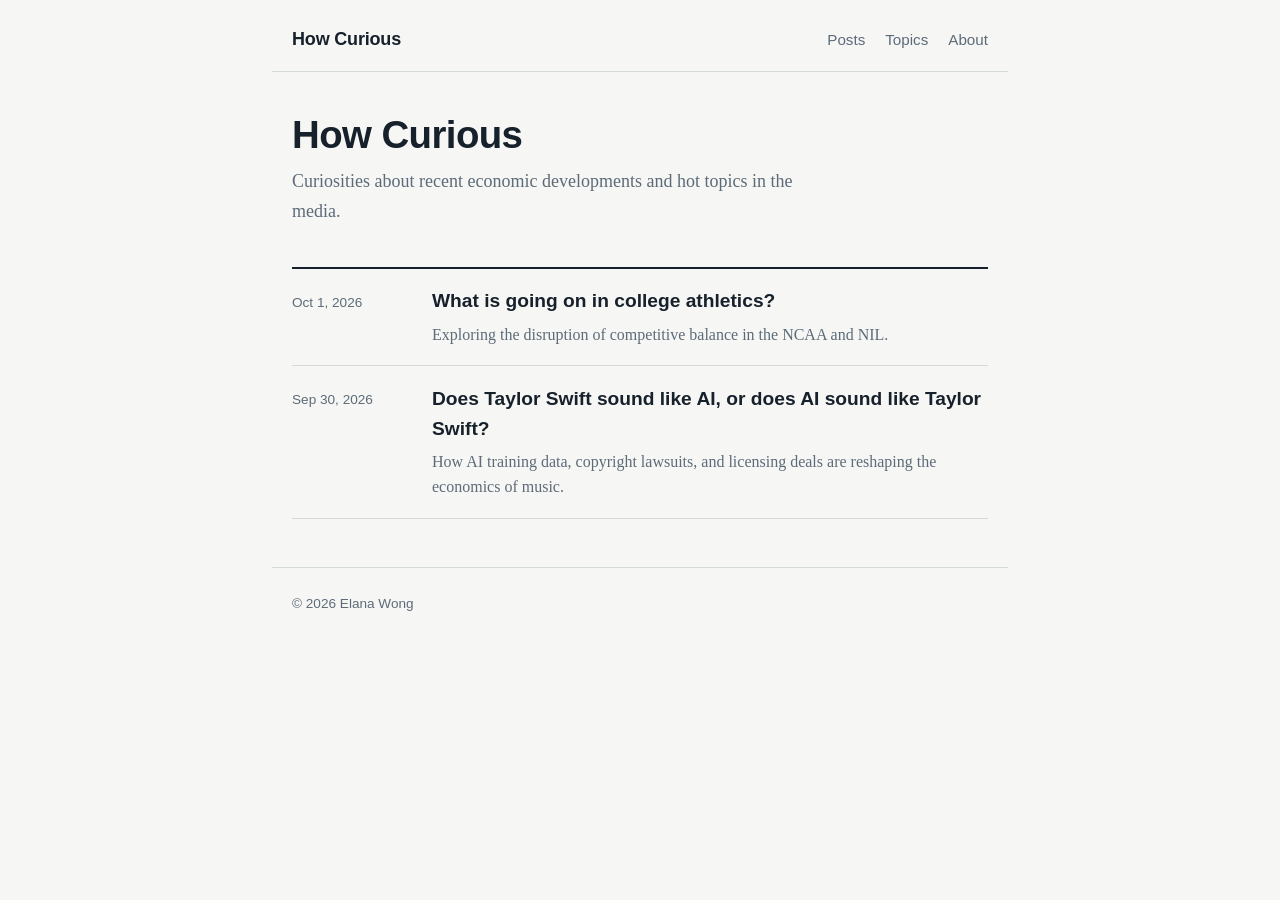
<file: docs/index.html>
<!doctype html>
<html lang="en">
<head>
<meta charset="utf-8">
<meta name="viewport" content="width=device-width, initial-scale=1">
<title>How Curious</title>
<meta name="description" content="Curiosities about recent economic developments and hot topics in the media.">
<link rel="stylesheet" href="./style.css">
</head>
<body>
<header class="site-header">
  <a class="brand" href="./">How Curious</a>
  <nav>
    <a href="./">Posts</a>
    <a href="./topics/">Topics</a>
    <a href="./about/">About</a>
  </nav>
</header>
<main>
<section class="intro"><h1>How Curious</h1><p>Curiosities about recent economic developments and hot topics in the media.</p></section><ol class="ledger"><li>
  <time datetime="2026-10-01">Oct 1, 2026</time>
  <div>
    <a class="entry-title" href="./posts/ncaa-competitive-balance/">What is going on in college athletics?</a>
    <p>Exploring the disruption of competitive balance in the NCAA and NIL. </p>
  </div>
</li><li>
  <time datetime="2026-09-30">Sep 30, 2026</time>
  <div>
    <a class="entry-title" href="./posts/taylor-swift-ai/">Does Taylor Swift sound like AI, or does AI sound like Taylor Swift?</a>
    <p>How AI training data, copyright lawsuits, and licensing deals are reshaping the economics of music.</p>
  </div>
</li></ol>
</main>
<footer class="site-footer">&copy; 2026 Elana Wong</footer>
</body>
</html>
</file>
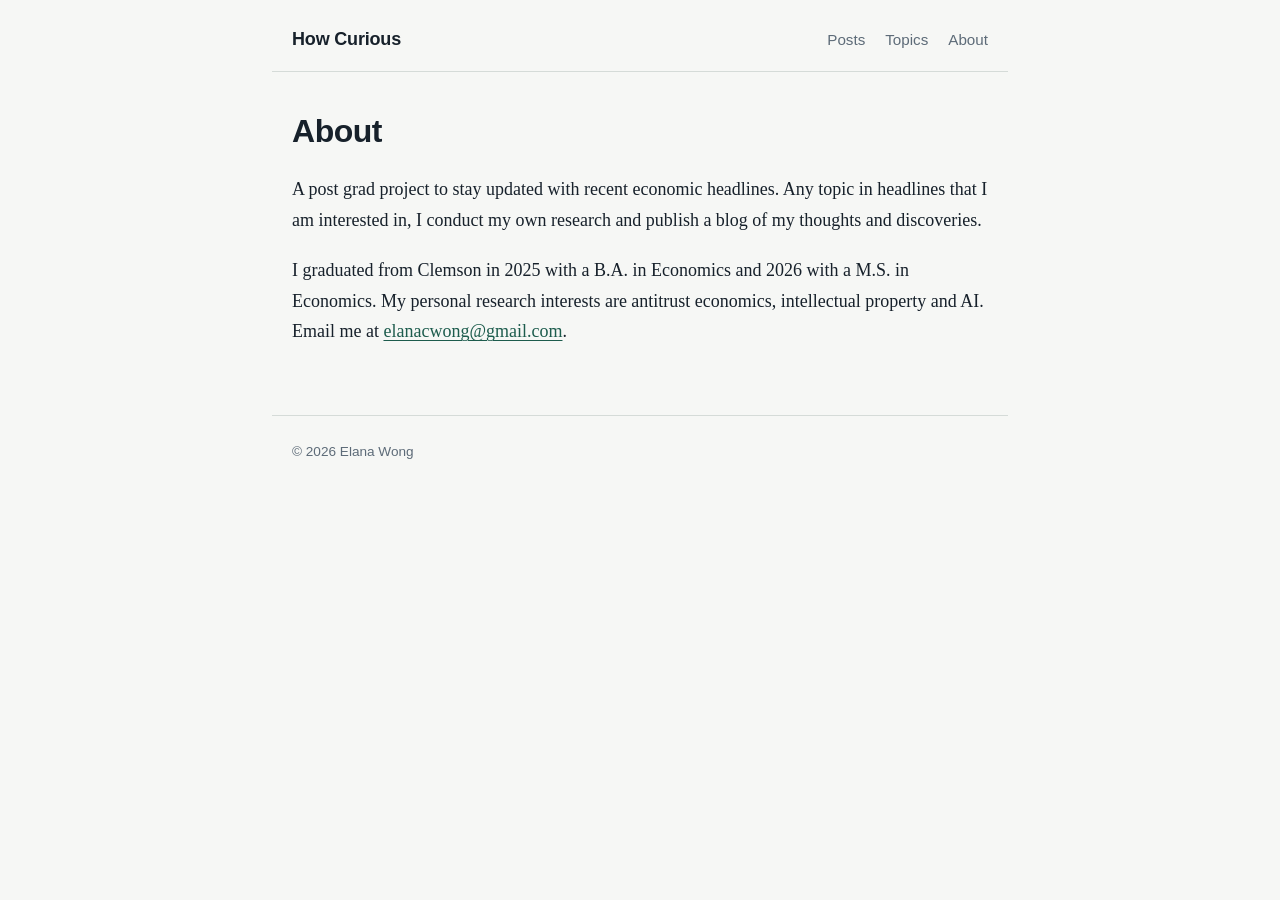
<file: docs/about/index.html>
<!doctype html>
<html lang="en">
<head>
<meta charset="utf-8">
<meta name="viewport" content="width=device-width, initial-scale=1">
<title>About | How Curious</title>
<meta name="description" content="Curiosities about recent economic developments and hot topics in the media.">
<link rel="stylesheet" href="../style.css">
</head>
<body>
<header class="site-header">
  <a class="brand" href="../">How Curious</a>
  <nav>
    <a href="../">Posts</a>
    <a href="../topics/">Topics</a>
    <a href="../about/">About</a>
  </nav>
</header>
<main>
<h1 class="page-title">About</h1><div class="prose"><p>A post grad project to stay updated with recent economic headlines. Any topic in headlines that I am interested in, I conduct my own research and publish a blog of my thoughts and discoveries. </p>
<p>I graduated from Clemson in 2025 with a B.A. in Economics and 2026 with a M.S. in Economics. My personal research interests are antitrust economics, intellectual property and AI. Email me at <a href="mailto:elanacwong@gmail.com">elanacwong@gmail.com</a>.</p></div>
</main>
<footer class="site-footer">&copy; 2026 Elana Wong</footer>
</body>
</html>
</file>
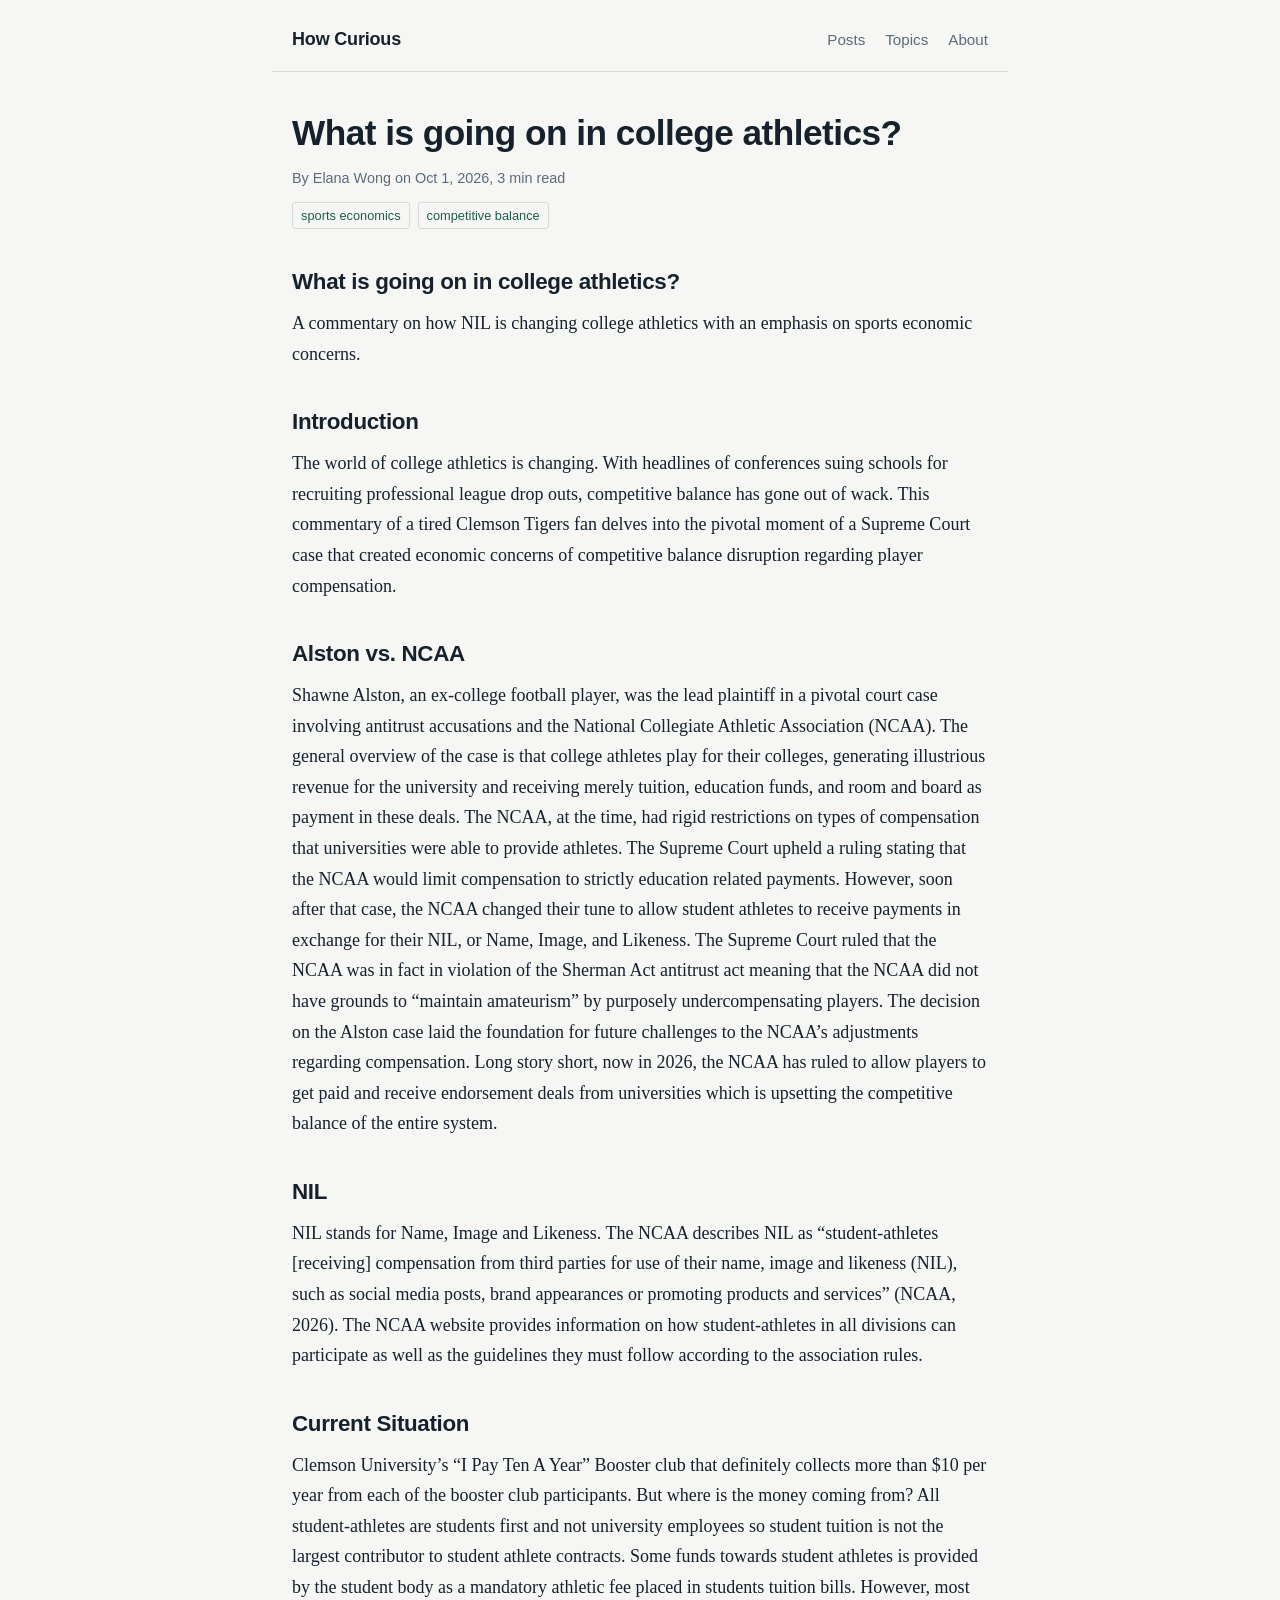
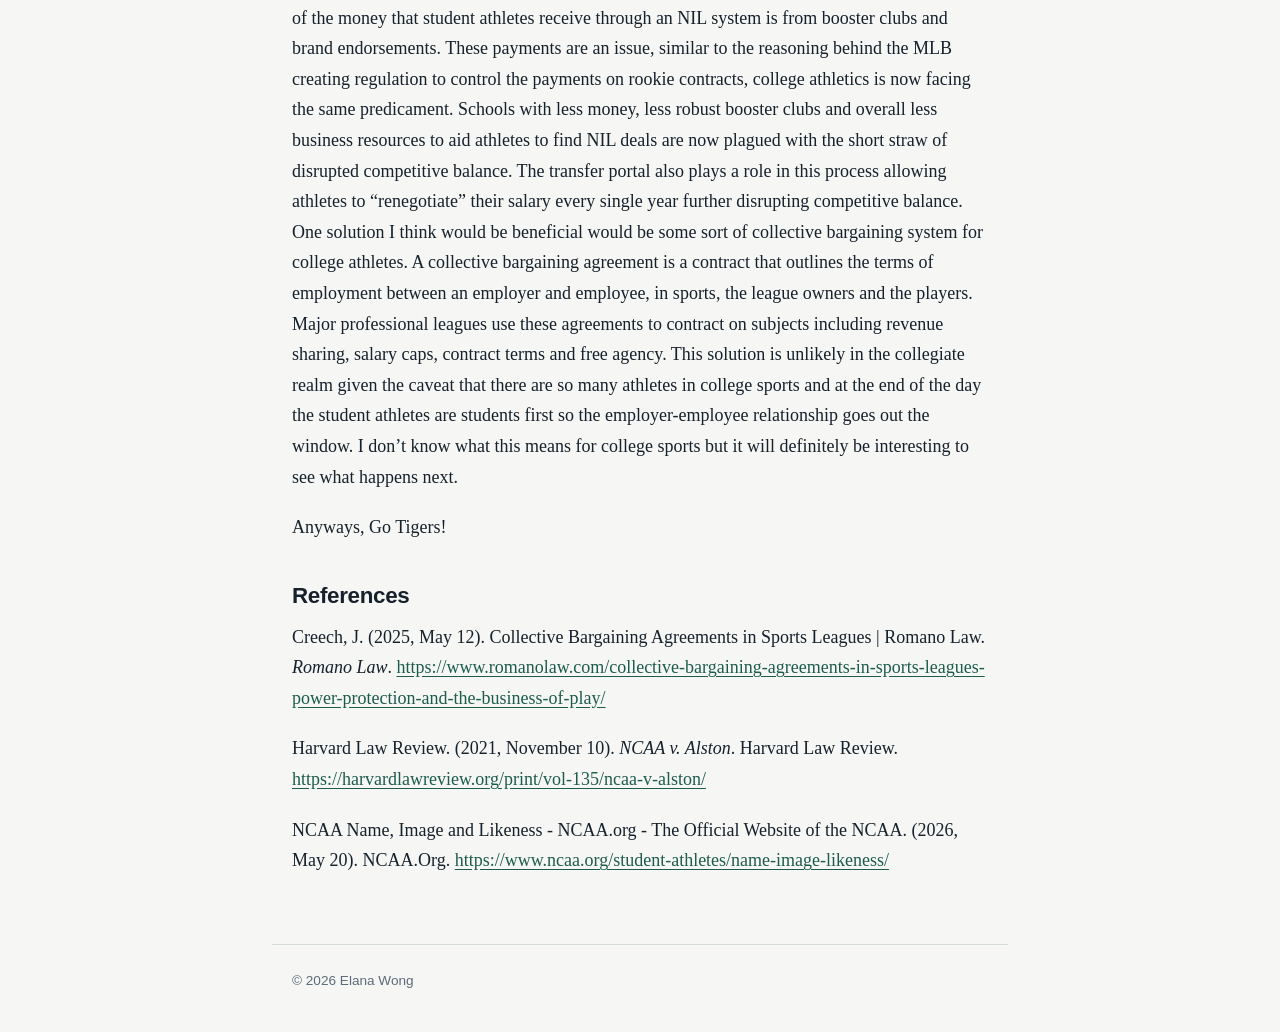
<file: docs/posts/ncaa-competitive-balance/index.html>
<!doctype html>
<html lang="en">
<head>
<meta charset="utf-8">
<meta name="viewport" content="width=device-width, initial-scale=1">
<title>What is going on in college athletics? | How Curious</title>
<meta name="description" content="Exploring the disruption of competitive balance in the NCAA and NIL. ">
<link rel="stylesheet" href="../../style.css">
</head>
<body>
<header class="site-header">
  <a class="brand" href="../../">How Curious</a>
  <nav>
    <a href="../../">Posts</a>
    <a href="../../topics/">Topics</a>
    <a href="../../about/">About</a>
  </nav>
</header>
<main>
<article>
<header class="post-head">
  <h1>What is going on in college athletics?</h1>
  <p class="byline">By Elana Wong on <time datetime="2026-10-01">Oct 1, 2026</time>, 3 min read</p>
  <p class="tags"><a class="tag" href="../../topics/sports-economics/">sports economics</a><a class="tag" href="../../topics/competitive-balance/">competitive balance</a></p>
</header>
<div class="prose">
<h2 id="what-is-going-on-in-college-athletics">What is going on in college athletics?</h2>
<p>A commentary on how NIL is changing college athletics with an emphasis on sports economic concerns. </p>
<h2 id="introduction">Introduction</h2>
<p>The world of college athletics is changing. With headlines of conferences suing schools for recruiting professional league drop outs, competitive balance has gone out of wack. This commentary of a tired Clemson Tigers fan delves into the pivotal moment of a Supreme Court case that created economic concerns of competitive balance disruption regarding player compensation. </p>
<h2 id="alston-vs-ncaa">Alston vs. NCAA</h2>
<p>Shawne Alston, an ex-college football player, was the lead plaintiff in a pivotal court case involving antitrust accusations and the National Collegiate Athletic Association (NCAA). The general overview of the case is that college athletes play for their colleges, generating illustrious revenue for the university and receiving merely tuition, education funds, and room and board as payment in these deals. The NCAA, at the time, had rigid restrictions on types of compensation that universities were able to provide athletes. The Supreme Court upheld a ruling stating that the NCAA would limit compensation to strictly education related payments. However, soon after that case, the NCAA changed their tune to allow student athletes to receive payments in exchange for their NIL, or Name, Image, and Likeness. The Supreme Court ruled that the NCAA was in fact in violation of the Sherman Act antitrust act meaning that the NCAA did not have grounds to &ldquo;maintain amateurism&rdquo; by purposely undercompensating players. The decision on the Alston case laid the foundation for future challenges to the NCAA’s adjustments regarding compensation. Long story short, now in 2026, the NCAA has ruled to allow players to get paid and receive endorsement deals from universities which is upsetting the competitive balance of the entire system. </p>
<h2 id="nil">NIL</h2>
<p>NIL stands for Name, Image and Likeness. The NCAA describes NIL as “student-athletes [receiving] compensation from third parties for use of their name, image and likeness (NIL), such as social media posts, brand appearances or promoting products and services” (NCAA, 2026). The NCAA website provides information on how student-athletes in all divisions can participate as well as the guidelines they must follow according to the association rules.</p>
<h2 id="current-situation">Current Situation</h2>
<p>Clemson University&rsquo;s &ldquo;I Pay Ten A Year&rdquo; Booster club that definitely collects more than $10 per year from each of the booster club participants.
But where is the money coming from? All student-athletes are students first and not university employees so student tuition is not the largest contributor to student athlete contracts. Some funds towards student athletes is provided by the student body as a mandatory athletic fee placed in students tuition bills. However, most of the money that student athletes receive through an NIL system is from booster clubs and brand endorsements. These payments are an issue, similar to the reasoning behind the MLB creating regulation to control the payments on rookie contracts, college athletics is now facing the same predicament. Schools with less money, less robust booster clubs and overall less business resources to aid athletes to find NIL deals are now plagued with the short straw of disrupted competitive balance.
The transfer portal also plays a role in this process allowing athletes to “renegotiate” their salary every single year further disrupting competitive balance. One solution I think would be beneficial would be some sort of collective bargaining system for college athletes. A collective bargaining agreement is a contract that outlines the terms of employment between an employer and employee, in sports, the league owners and the players. Major professional leagues use these agreements to contract on subjects including revenue sharing, salary caps, contract terms and free agency. This solution is unlikely in the collegiate realm given the caveat that there are so many athletes in college sports and at the end of the day the student athletes are students first so the employer-employee relationship goes out the window. I don’t know what this means for college sports but it will definitely be interesting to see what happens next.</p>
<p>Anyways, Go Tigers!</p>
<h2 id="references">References</h2>
<p>Creech, J. (2025, May 12). Collective Bargaining Agreements in Sports Leagues | Romano Law. <em>Romano Law</em>. <a href="https://www.romanolaw.com/collective-bargaining-agreements-in-sports-leagues-power-protection-and-the-business-of-play/">https://www.romanolaw.com/collective-bargaining-agreements-in-sports-leagues-power-protection-and-the-business-of-play/</a></p>
<p>Harvard Law Review. (2021, November 10). <em>NCAA v. Alston</em>. Harvard Law Review. <a href="https://harvardlawreview.org/print/vol-135/ncaa-v-alston/">https://harvardlawreview.org/print/vol-135/ncaa-v-alston/</a></p>
<p>NCAA Name, Image and Likeness - NCAA.org - The Official Website of the NCAA. (2026, May 20). NCAA.Org. <a href="https://www.ncaa.org/student-athletes/name-image-likeness/">https://www.ncaa.org/student-athletes/name-image-likeness/</a></p>
</div>
</article>
</main>
<footer class="site-footer">&copy; 2026 Elana Wong</footer>
</body>
</html>
</file>
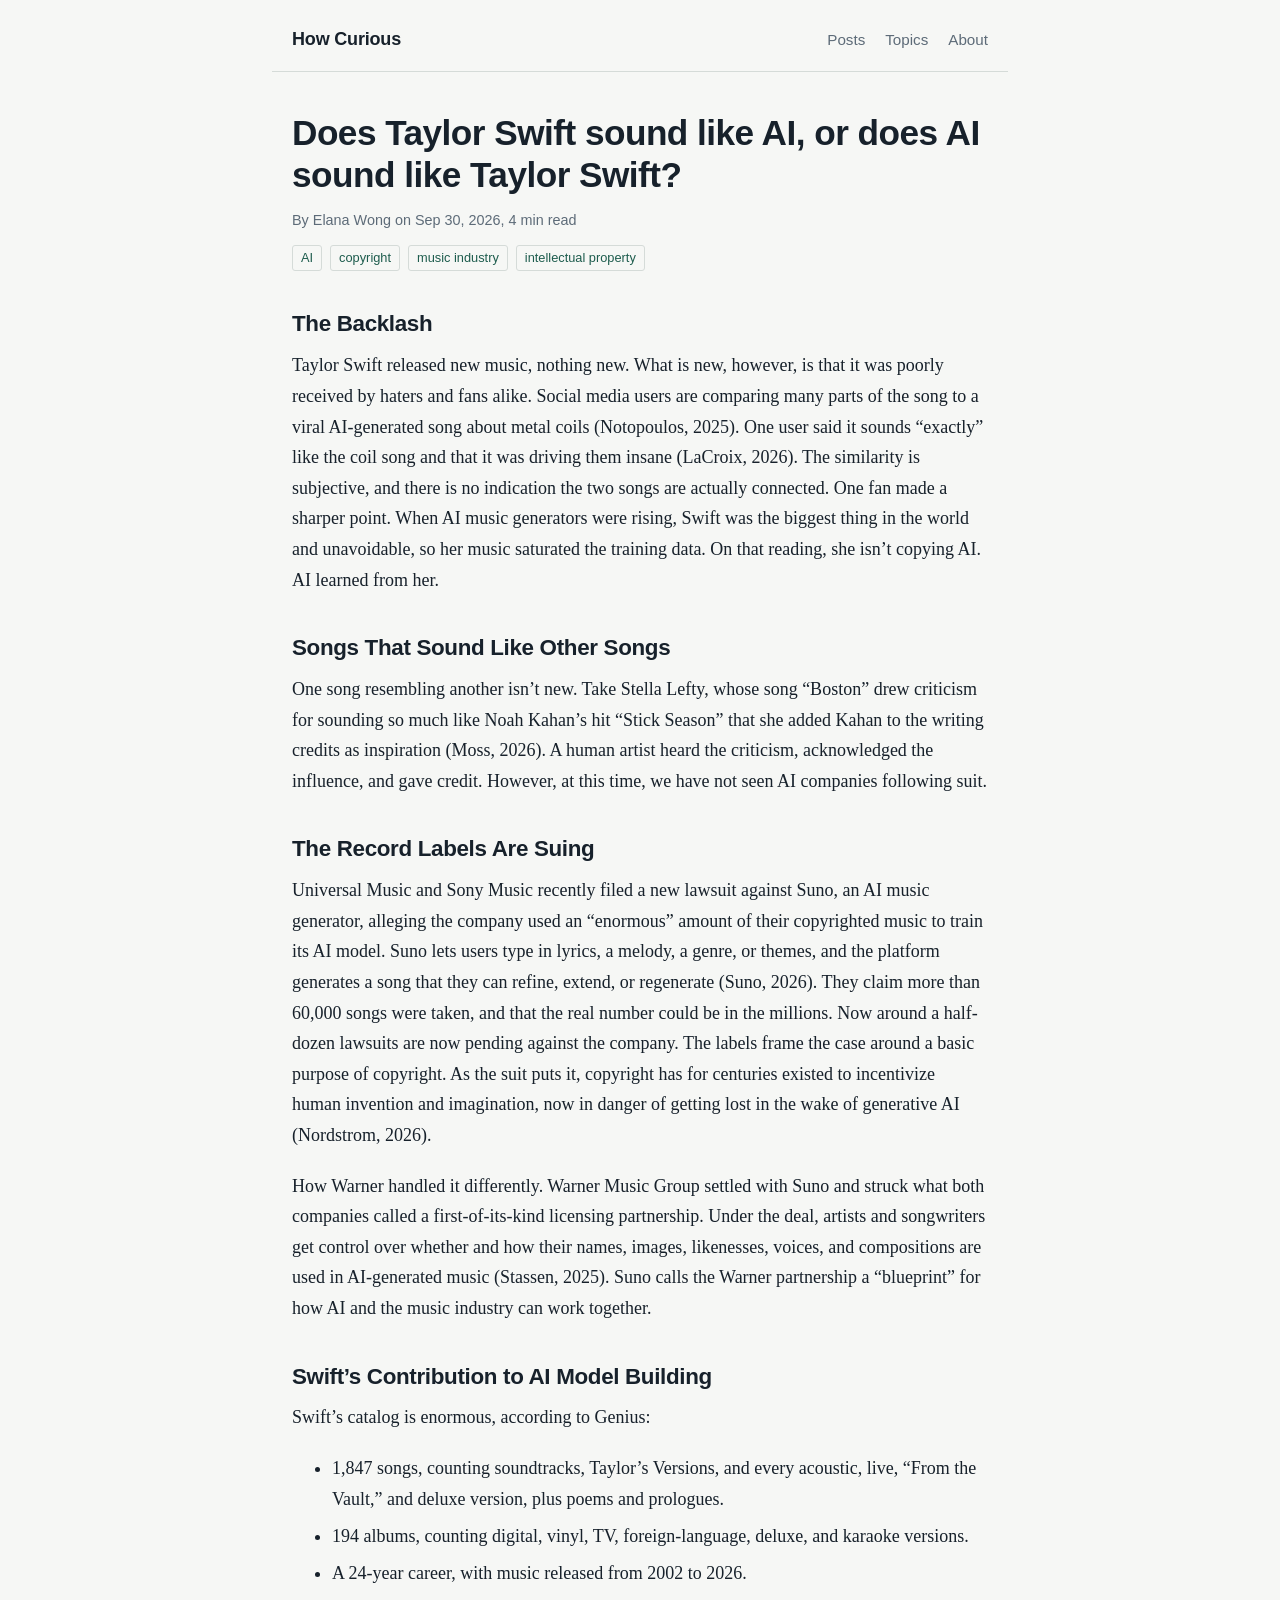
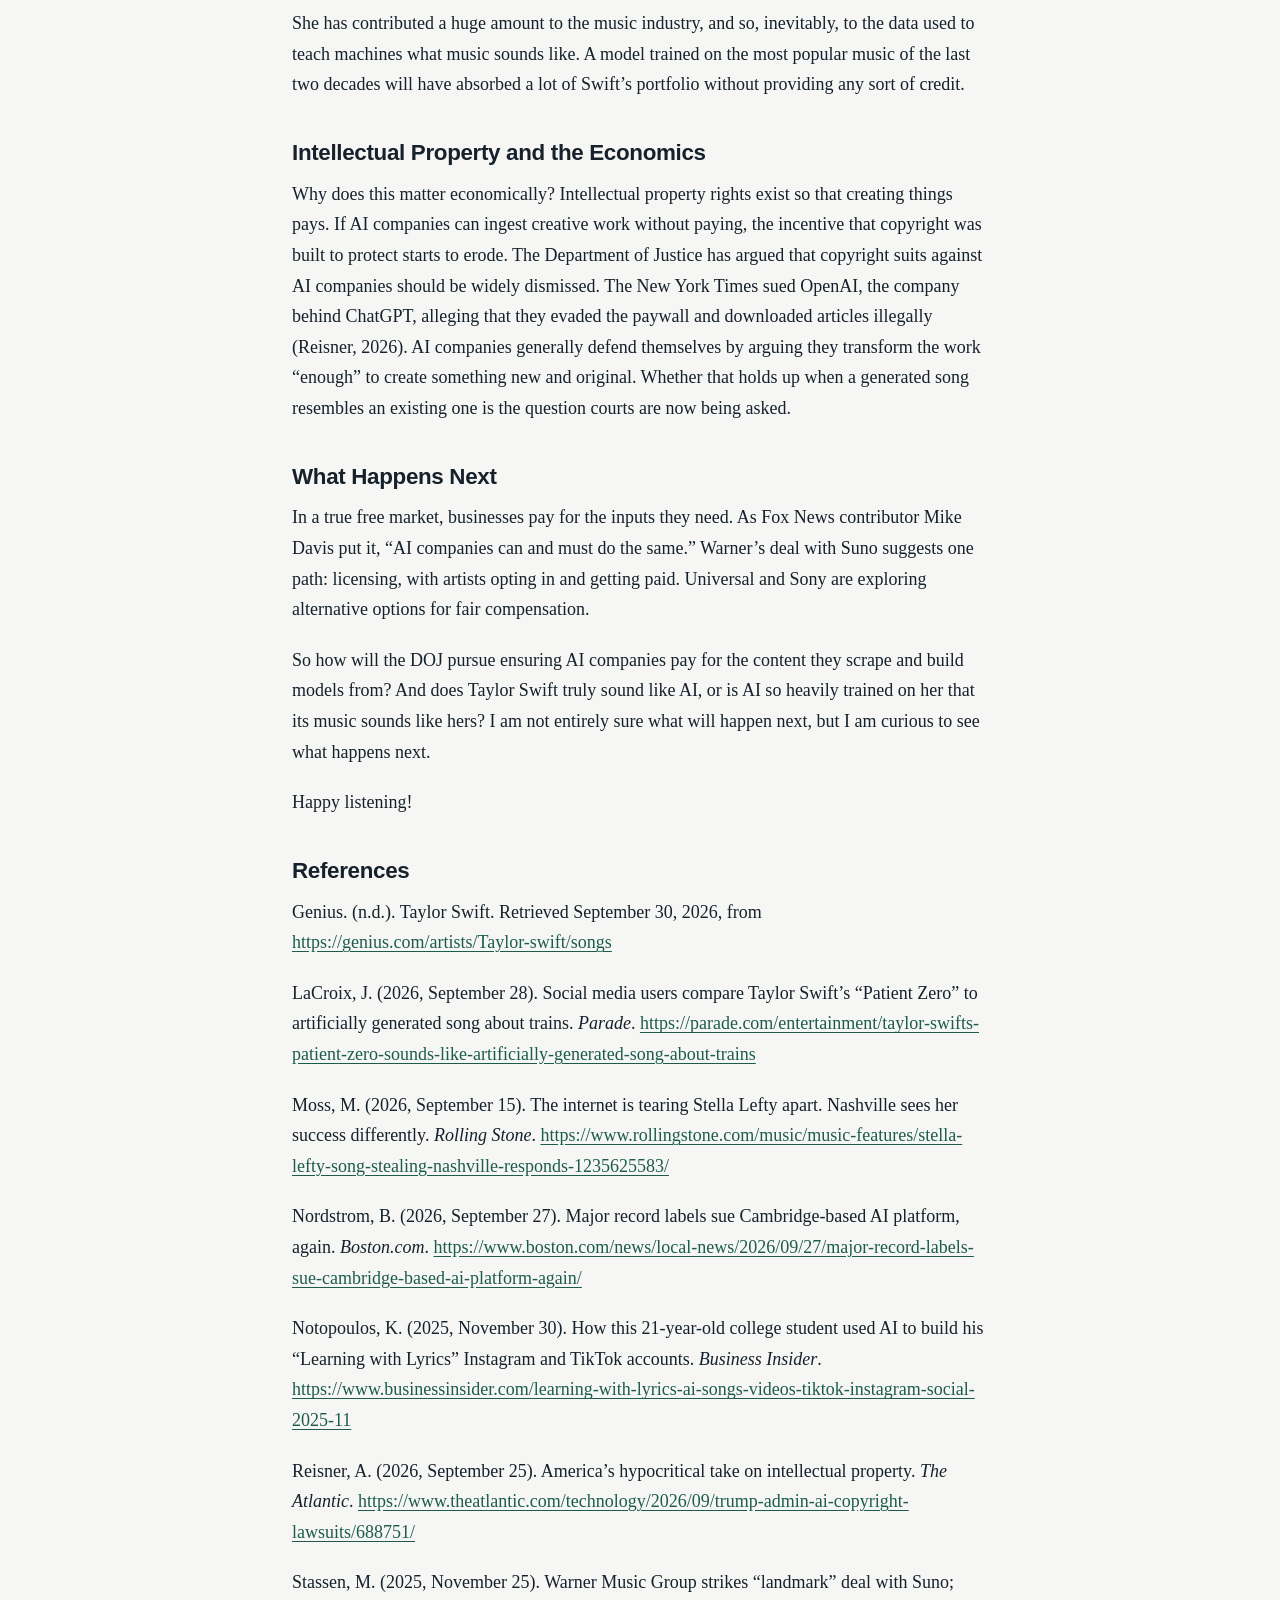
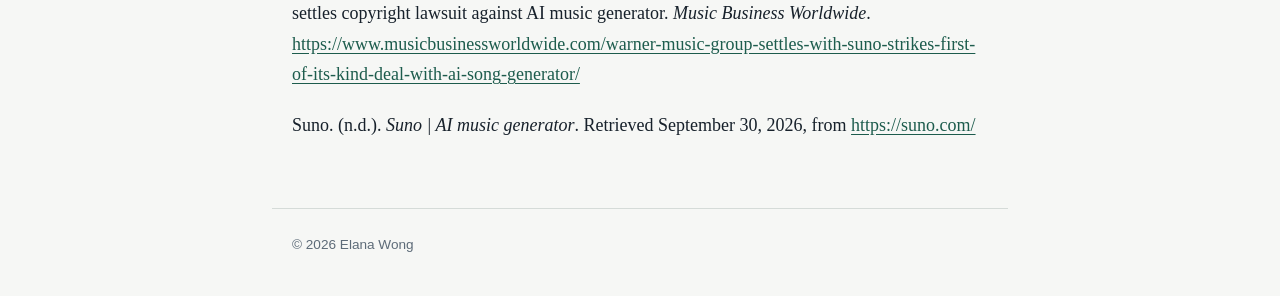
<file: docs/posts/taylor-swift-ai/index.html>
<!doctype html>
<html lang="en">
<head>
<meta charset="utf-8">
<meta name="viewport" content="width=device-width, initial-scale=1">
<title>Does Taylor Swift sound like AI, or does AI sound like Taylor Swift? | How Curious</title>
<meta name="description" content="How AI training data, copyright lawsuits, and licensing deals are reshaping the economics of music.">
<link rel="stylesheet" href="../../style.css">
</head>
<body>
<header class="site-header">
  <a class="brand" href="../../">How Curious</a>
  <nav>
    <a href="../../">Posts</a>
    <a href="../../topics/">Topics</a>
    <a href="../../about/">About</a>
  </nav>
</header>
<main>
<article>
<header class="post-head">
  <h1>Does Taylor Swift sound like AI, or does AI sound like Taylor Swift?</h1>
  <p class="byline">By Elana Wong on <time datetime="2026-09-30">Sep 30, 2026</time>, 4 min read</p>
  <p class="tags"><a class="tag" href="../../topics/ai/">AI</a><a class="tag" href="../../topics/copyright/">copyright</a><a class="tag" href="../../topics/music-industry/">music industry</a><a class="tag" href="../../topics/intellectual-property/">intellectual property</a></p>
</header>
<div class="prose">
<h2 id="the-backlash">The Backlash</h2>
<p>Taylor Swift released new music, nothing new. What is new, however, is that it was poorly received by haters and fans alike. Social media users are comparing many parts of the song to a viral AI-generated song about metal coils (Notopoulos, 2025). One user said it sounds &ldquo;exactly&rdquo; like the coil song and that it was driving them insane (LaCroix, 2026). The similarity is subjective, and there is no indication the two songs are actually connected. One fan made a sharper point. When AI music generators were rising, Swift was the biggest thing in the world and unavoidable, so her music saturated the training data. On that reading, she isn&rsquo;t copying AI. AI learned from her.</p>
<h2 id="songs-that-sound-like-other-songs">Songs That Sound Like Other Songs</h2>
<p>One song resembling another isn&rsquo;t new. Take Stella Lefty, whose song &ldquo;Boston&rdquo; drew criticism for sounding so much like Noah Kahan&rsquo;s hit &ldquo;Stick Season&rdquo; that she added Kahan to the writing credits as inspiration (Moss, 2026). A human artist heard the criticism, acknowledged the influence, and gave credit. However, at this time, we have not seen AI companies following suit.</p>
<h2 id="the-record-labels-are-suing">The Record Labels Are Suing</h2>
<p>Universal Music and Sony Music recently filed a new lawsuit against Suno, an AI music generator, alleging the company used an &ldquo;enormous&rdquo; amount of their copyrighted music to train its AI model. Suno lets users type in lyrics, a melody, a genre, or themes, and the platform generates a song that they can refine, extend, or regenerate (Suno, 2026). They claim more than 60,000 songs were taken, and that the real number could be in the millions. Now around a half-dozen lawsuits are now pending against the company. The labels frame the case around a basic purpose of copyright. As the suit puts it, copyright has for centuries existed to incentivize human invention and imagination, now in danger of getting lost in the wake of generative AI (Nordstrom, 2026).</p>
<p>How Warner handled it differently. Warner Music Group settled with Suno and struck what both companies called a first-of-its-kind licensing partnership. Under the deal, artists and songwriters get control over whether and how their names, images, likenesses, voices, and compositions are used in AI-generated music (Stassen, 2025). Suno calls the Warner partnership a &ldquo;blueprint&rdquo; for how AI and the music industry can work together.</p>
<h2 id="swifts-contribution-to-ai-model-building">Swift&rsquo;s Contribution to AI Model Building</h2>
<p>Swift&rsquo;s catalog is enormous, according to Genius:</p>
<ul>
<li>1,847 songs, counting soundtracks, Taylor&rsquo;s Versions, and every acoustic, live, &ldquo;From the Vault,&rdquo; and deluxe version, plus poems and prologues.</li>
<li>194 albums, counting digital, vinyl, TV, foreign-language, deluxe, and karaoke versions.</li>
<li>A 24-year career, with music released from 2002 to 2026.</li>
</ul>
<p>She has contributed a huge amount to the music industry, and so, inevitably, to the data used to teach machines what music sounds like. A model trained on the most popular music of the last two decades will have absorbed a lot of Swift&rsquo;s portfolio without providing any sort of credit.</p>
<h2 id="intellectual-property-and-the-economics">Intellectual Property and the Economics</h2>
<p>Why does this matter economically? Intellectual property rights exist so that creating things pays. If AI companies can ingest creative work without paying, the incentive that copyright was built to protect starts to erode. The Department of Justice has argued that copyright suits against AI companies should be widely dismissed. The New York Times sued OpenAI, the company behind ChatGPT, alleging that they evaded the paywall and downloaded articles illegally (Reisner, 2026). AI companies generally defend themselves by arguing they transform the work &ldquo;enough&rdquo; to create something new and original. Whether that holds up when a generated song resembles an existing one is the question courts are now being asked.</p>
<h2 id="what-happens-next">What Happens Next</h2>
<p>In a true free market, businesses pay for the inputs they need. As Fox News contributor Mike Davis put it, &ldquo;AI companies can and must do the same.&rdquo; Warner&rsquo;s deal with Suno suggests one path: licensing, with artists opting in and getting paid. Universal and Sony are exploring alternative options for fair compensation.</p>
<p>So how will the DOJ pursue ensuring AI companies pay for the content they scrape and build models from? And does Taylor Swift truly sound like AI, or is AI so heavily trained on her that its music sounds like hers? I am not entirely sure what will happen next, but I am curious to see what happens next.</p>
<p>Happy listening!</p>
<h2 id="references">References</h2>
<p>Genius. (n.d.). Taylor Swift. Retrieved September 30, 2026, from <a href="https://genius.com/artists/Taylor-swift/songs">https://genius.com/artists/Taylor-swift/songs</a></p>
<p>LaCroix, J. (2026, September 28). Social media users compare Taylor Swift&rsquo;s &ldquo;Patient Zero&rdquo; to artificially generated song about trains. <em>Parade</em>. <a href="https://parade.com/entertainment/taylor-swifts-patient-zero-sounds-like-artificially-generated-song-about-trains">https://parade.com/entertainment/taylor-swifts-patient-zero-sounds-like-artificially-generated-song-about-trains</a></p>
<p>Moss, M. (2026, September 15). The internet is tearing Stella Lefty apart. Nashville sees her success differently. <em>Rolling Stone</em>. <a href="https://www.rollingstone.com/music/music-features/stella-lefty-song-stealing-nashville-responds-1235625583/">https://www.rollingstone.com/music/music-features/stella-lefty-song-stealing-nashville-responds-1235625583/</a></p>
<p>Nordstrom, B. (2026, September 27). Major record labels sue Cambridge-based AI platform, again. <em>Boston.com</em>. <a href="https://www.boston.com/news/local-news/2026/09/27/major-record-labels-sue-cambridge-based-ai-platform-again/">https://www.boston.com/news/local-news/2026/09/27/major-record-labels-sue-cambridge-based-ai-platform-again/</a></p>
<p>Notopoulos, K. (2025, November 30). How this 21-year-old college student used AI to build his &ldquo;Learning with Lyrics&rdquo; Instagram and TikTok accounts. <em>Business Insider</em>. <a href="https://www.businessinsider.com/learning-with-lyrics-ai-songs-videos-tiktok-instagram-social-2025-11">https://www.businessinsider.com/learning-with-lyrics-ai-songs-videos-tiktok-instagram-social-2025-11</a></p>
<p>Reisner, A. (2026, September 25). America&rsquo;s hypocritical take on intellectual property. <em>The Atlantic</em>. <a href="https://www.theatlantic.com/technology/2026/09/trump-admin-ai-copyright-lawsuits/688751/">https://www.theatlantic.com/technology/2026/09/trump-admin-ai-copyright-lawsuits/688751/</a></p>
<p>Stassen, M. (2025, November 25). Warner Music Group strikes &ldquo;landmark&rdquo; deal with Suno; settles copyright lawsuit against AI music generator. <em>Music Business Worldwide</em>. <a href="https://www.musicbusinessworldwide.com/warner-music-group-settles-with-suno-strikes-first-of-its-kind-deal-with-ai-song-generator/">https://www.musicbusinessworldwide.com/warner-music-group-settles-with-suno-strikes-first-of-its-kind-deal-with-ai-song-generator/</a></p>
<p>Suno. (n.d.). <em>Suno | AI music generator</em>. Retrieved September 30, 2026, from <a href="https://suno.com/">https://suno.com/</a></p>
</div>
</article>
</main>
<footer class="site-footer">&copy; 2026 Elana Wong</footer>
</body>
</html>
</file>
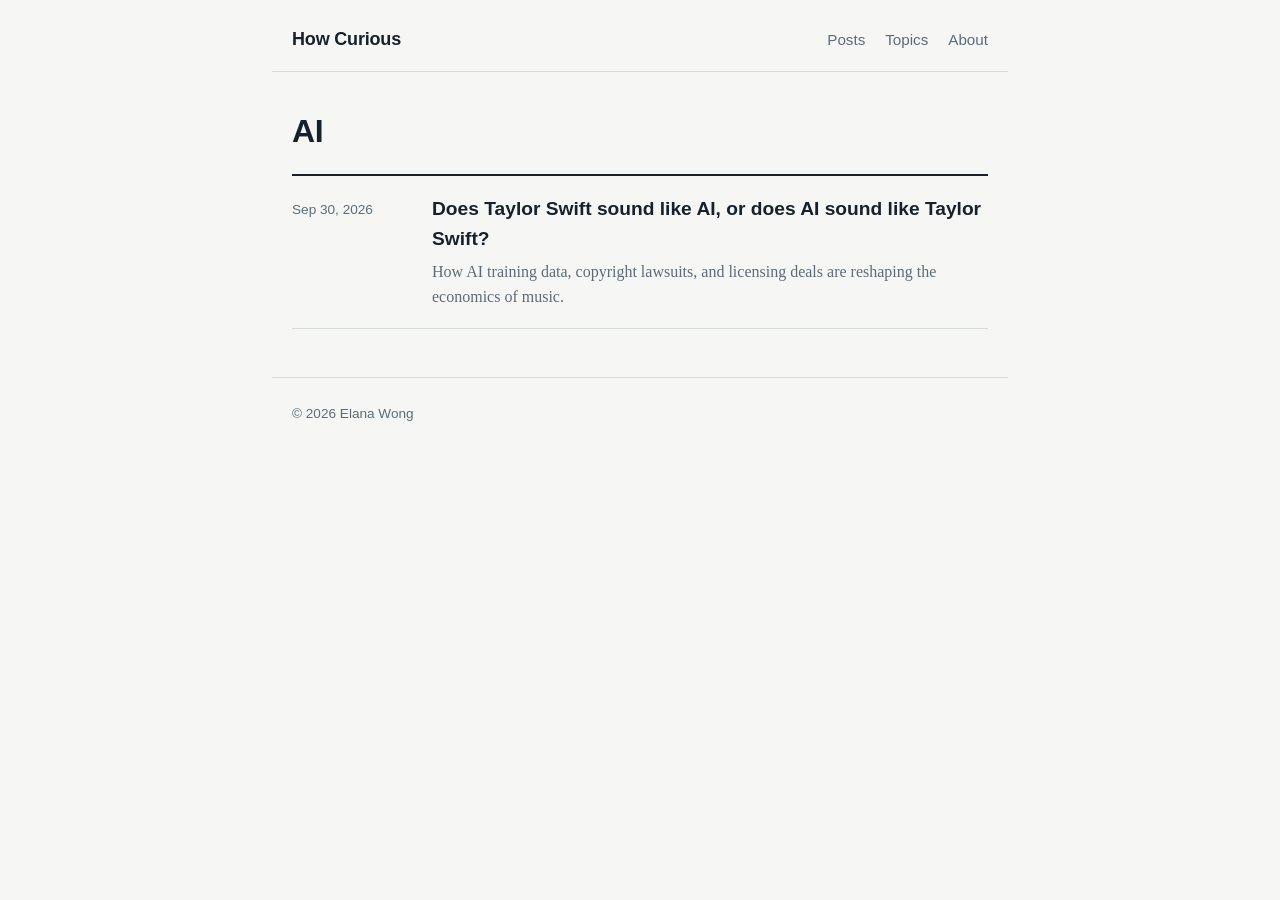
<file: docs/topics/ai/index.html>
<!doctype html>
<html lang="en">
<head>
<meta charset="utf-8">
<meta name="viewport" content="width=device-width, initial-scale=1">
<title>AI | How Curious</title>
<meta name="description" content="Curiosities about recent economic developments and hot topics in the media.">
<link rel="stylesheet" href="../../style.css">
</head>
<body>
<header class="site-header">
  <a class="brand" href="../../">How Curious</a>
  <nav>
    <a href="../../">Posts</a>
    <a href="../../topics/">Topics</a>
    <a href="../../about/">About</a>
  </nav>
</header>
<main>
<h1 class="page-title">AI</h1><ol class="ledger"><li>
  <time datetime="2026-09-30">Sep 30, 2026</time>
  <div>
    <a class="entry-title" href="../../posts/taylor-swift-ai/">Does Taylor Swift sound like AI, or does AI sound like Taylor Swift?</a>
    <p>How AI training data, copyright lawsuits, and licensing deals are reshaping the economics of music.</p>
  </div>
</li></ol>
</main>
<footer class="site-footer">&copy; 2026 Elana Wong</footer>
</body>
</html>
</file>
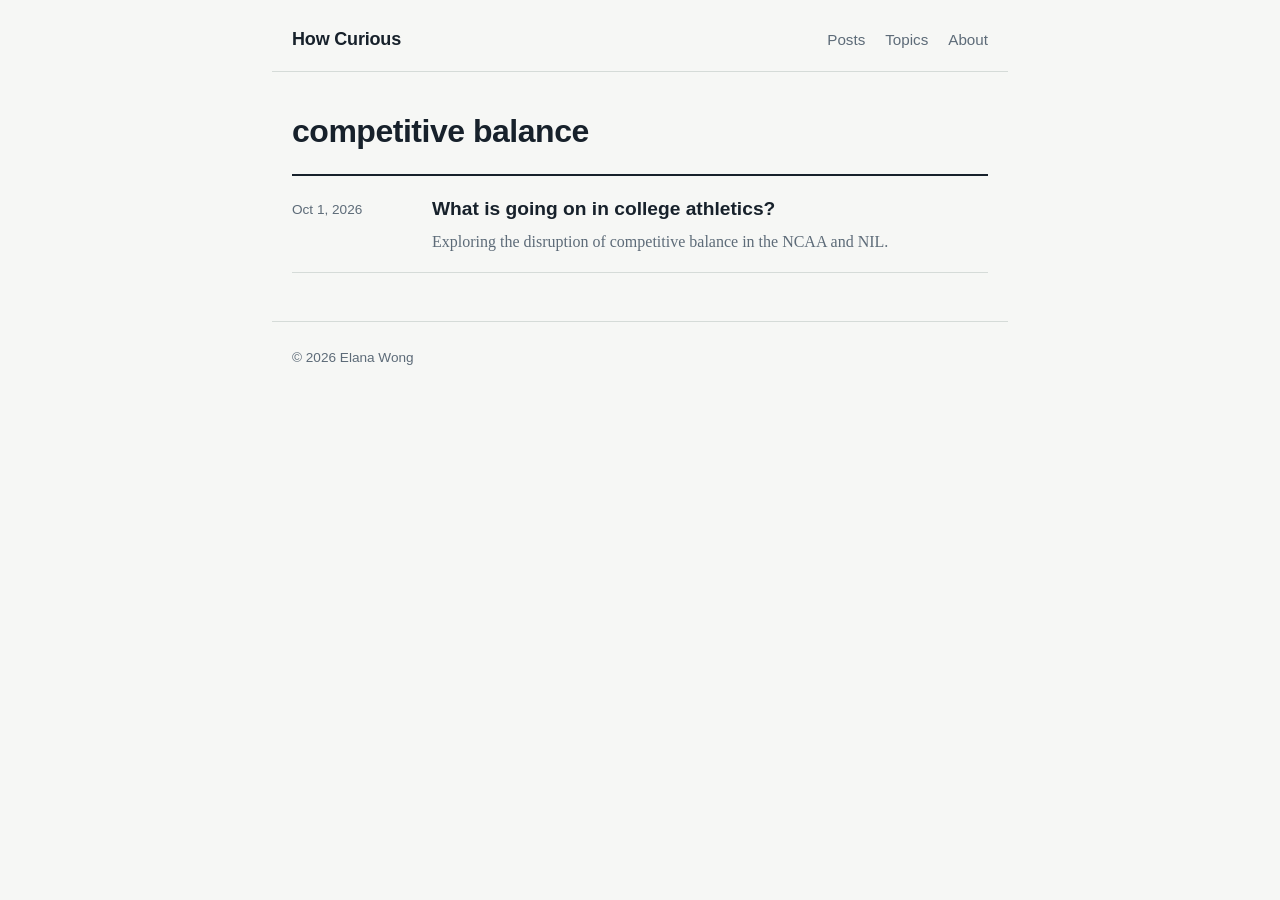
<file: docs/topics/competitive-balance/index.html>
<!doctype html>
<html lang="en">
<head>
<meta charset="utf-8">
<meta name="viewport" content="width=device-width, initial-scale=1">
<title>competitive balance | How Curious</title>
<meta name="description" content="Curiosities about recent economic developments and hot topics in the media.">
<link rel="stylesheet" href="../../style.css">
</head>
<body>
<header class="site-header">
  <a class="brand" href="../../">How Curious</a>
  <nav>
    <a href="../../">Posts</a>
    <a href="../../topics/">Topics</a>
    <a href="../../about/">About</a>
  </nav>
</header>
<main>
<h1 class="page-title">competitive balance</h1><ol class="ledger"><li>
  <time datetime="2026-10-01">Oct 1, 2026</time>
  <div>
    <a class="entry-title" href="../../posts/ncaa-competitive-balance/">What is going on in college athletics?</a>
    <p>Exploring the disruption of competitive balance in the NCAA and NIL. </p>
  </div>
</li></ol>
</main>
<footer class="site-footer">&copy; 2026 Elana Wong</footer>
</body>
</html>
</file>
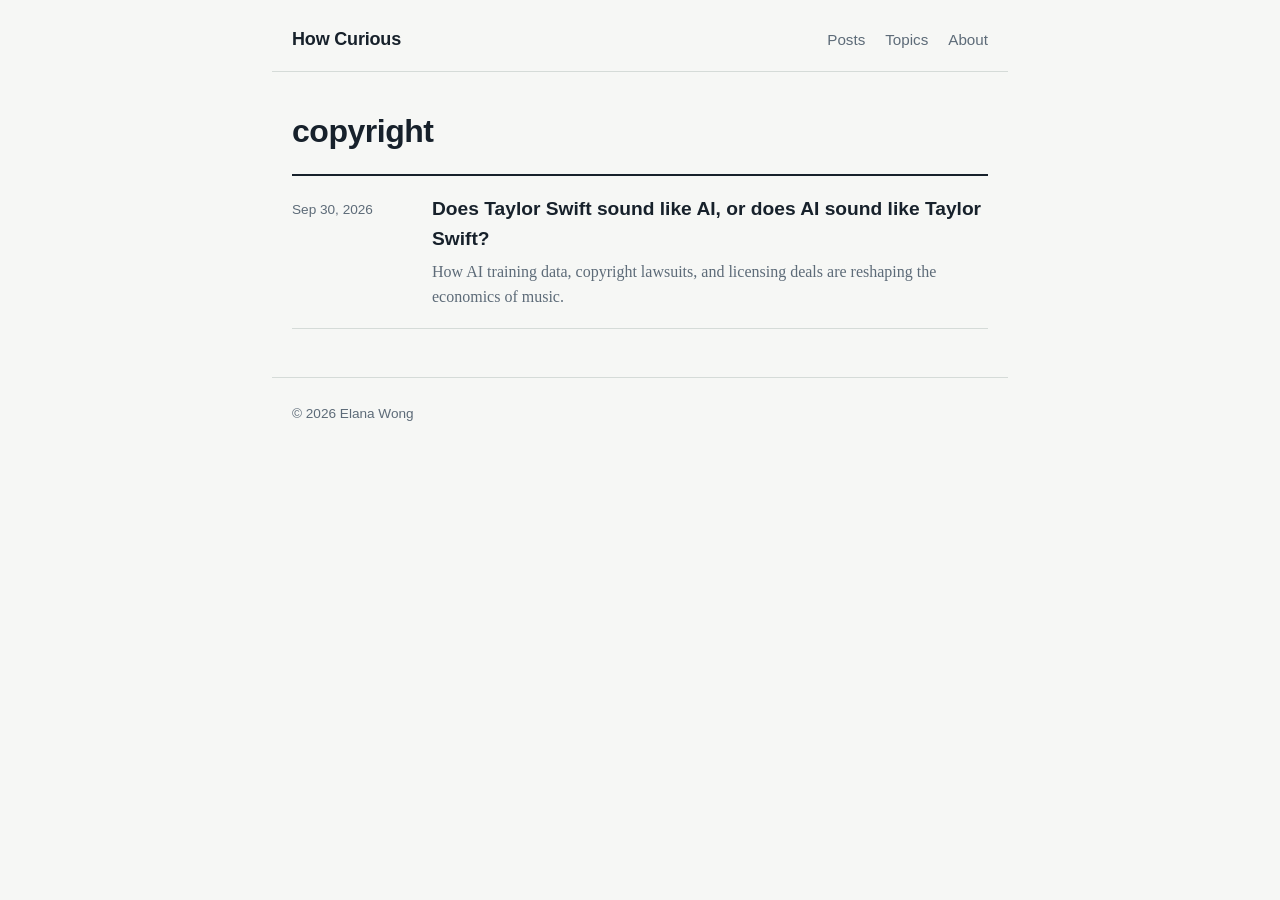
<file: docs/topics/copyright/index.html>
<!doctype html>
<html lang="en">
<head>
<meta charset="utf-8">
<meta name="viewport" content="width=device-width, initial-scale=1">
<title>copyright | How Curious</title>
<meta name="description" content="Curiosities about recent economic developments and hot topics in the media.">
<link rel="stylesheet" href="../../style.css">
</head>
<body>
<header class="site-header">
  <a class="brand" href="../../">How Curious</a>
  <nav>
    <a href="../../">Posts</a>
    <a href="../../topics/">Topics</a>
    <a href="../../about/">About</a>
  </nav>
</header>
<main>
<h1 class="page-title">copyright</h1><ol class="ledger"><li>
  <time datetime="2026-09-30">Sep 30, 2026</time>
  <div>
    <a class="entry-title" href="../../posts/taylor-swift-ai/">Does Taylor Swift sound like AI, or does AI sound like Taylor Swift?</a>
    <p>How AI training data, copyright lawsuits, and licensing deals are reshaping the economics of music.</p>
  </div>
</li></ol>
</main>
<footer class="site-footer">&copy; 2026 Elana Wong</footer>
</body>
</html>
</file>
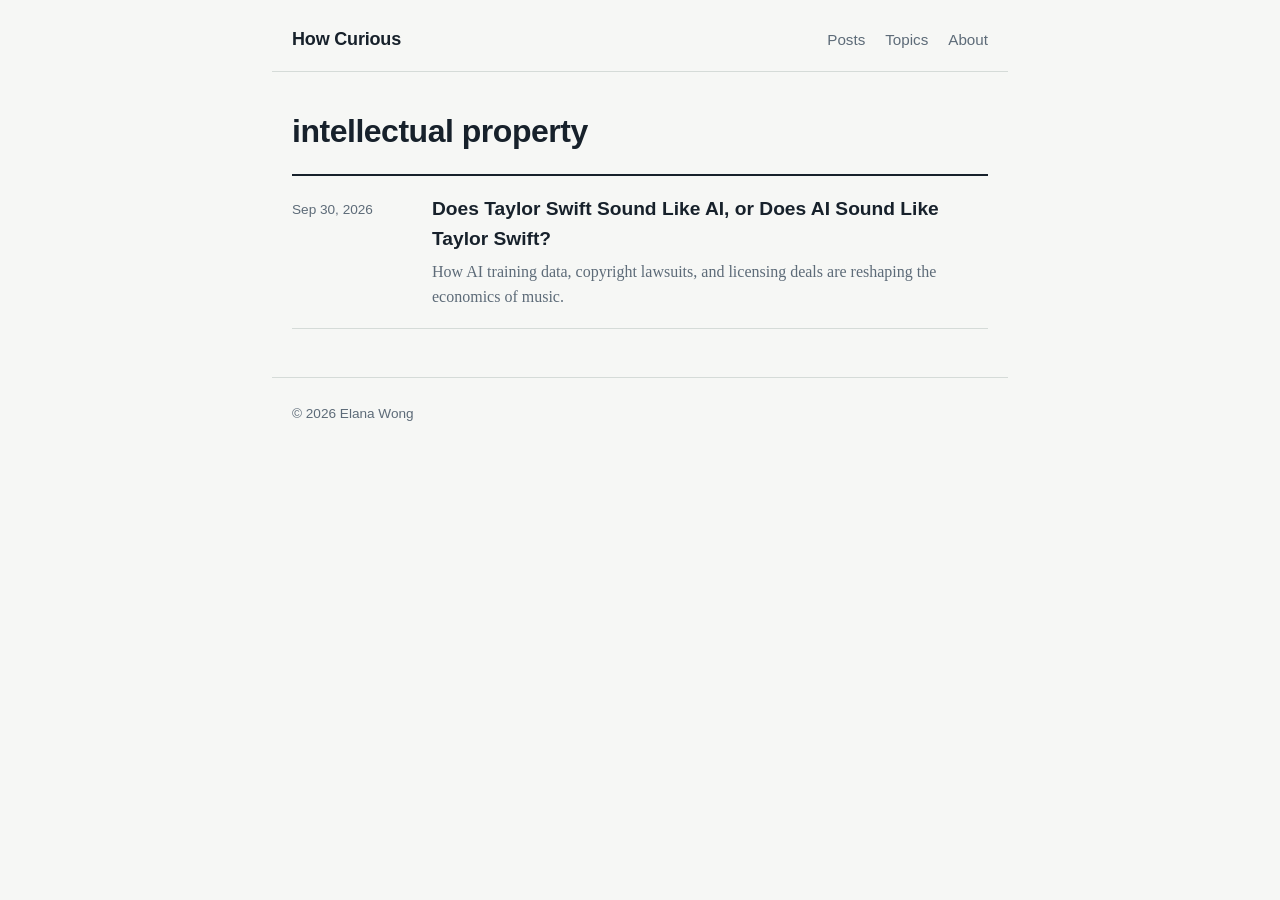
<file: docs/topics/intellectual-property/index.html>
<!doctype html>
<html lang="en">
<head>
<meta charset="utf-8">
<meta name="viewport" content="width=device-width, initial-scale=1">
<title>intellectual property | How Curious</title>
<meta name="description" content="Curiosities about recent economic developments and hot topics in the media.">
<link rel="stylesheet" href="../../style.css">
</head>
<body>
<header class="site-header">
  <a class="brand" href="../../">How Curious</a>
  <nav>
    <a href="../../">Posts</a>
    <a href="../../topics/">Topics</a>
    <a href="../../about/">About</a>
  </nav>
</header>
<main>
<h1 class="page-title">intellectual property</h1><ol class="ledger"><li>
  <time datetime="2026-09-30">Sep 30, 2026</time>
  <div>
    <a class="entry-title" href="../../posts/taylor-swift-ai/">Does Taylor Swift Sound Like AI, or Does AI Sound Like Taylor Swift?</a>
    <p>How AI training data, copyright lawsuits, and licensing deals are reshaping the economics of music.</p>
  </div>
</li></ol>
</main>
<footer class="site-footer">&copy; 2026 Elana Wong</footer>
</body>
</html>
</file>
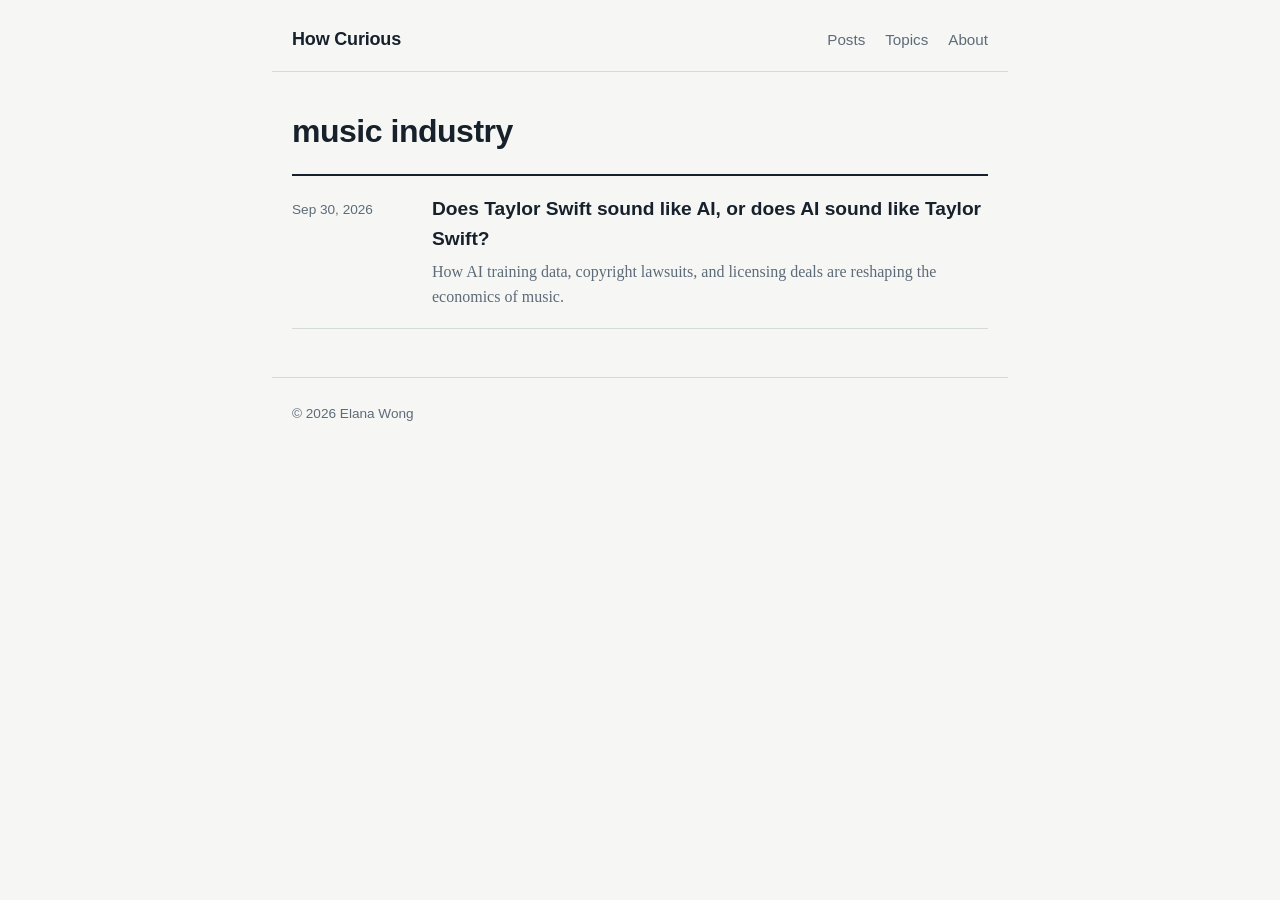
<file: docs/topics/music-industry/index.html>
<!doctype html>
<html lang="en">
<head>
<meta charset="utf-8">
<meta name="viewport" content="width=device-width, initial-scale=1">
<title>music industry | How Curious</title>
<meta name="description" content="Curiosities about recent economic developments and hot topics in the media.">
<link rel="stylesheet" href="../../style.css">
</head>
<body>
<header class="site-header">
  <a class="brand" href="../../">How Curious</a>
  <nav>
    <a href="../../">Posts</a>
    <a href="../../topics/">Topics</a>
    <a href="../../about/">About</a>
  </nav>
</header>
<main>
<h1 class="page-title">music industry</h1><ol class="ledger"><li>
  <time datetime="2026-09-30">Sep 30, 2026</time>
  <div>
    <a class="entry-title" href="../../posts/taylor-swift-ai/">Does Taylor Swift sound like AI, or does AI sound like Taylor Swift?</a>
    <p>How AI training data, copyright lawsuits, and licensing deals are reshaping the economics of music.</p>
  </div>
</li></ol>
</main>
<footer class="site-footer">&copy; 2026 Elana Wong</footer>
</body>
</html>
</file>
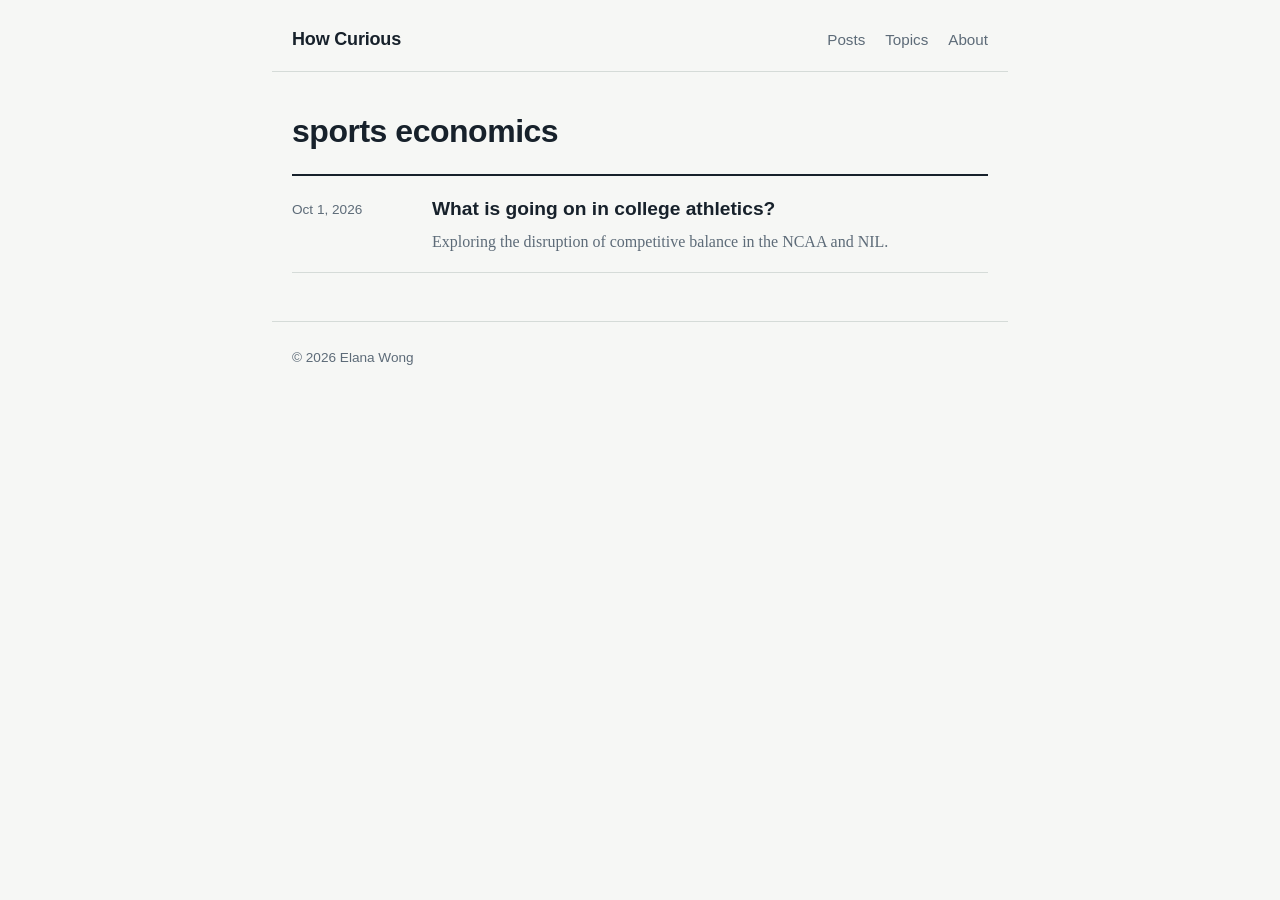
<file: docs/topics/sports-economics/index.html>
<!doctype html>
<html lang="en">
<head>
<meta charset="utf-8">
<meta name="viewport" content="width=device-width, initial-scale=1">
<title>sports economics | How Curious</title>
<meta name="description" content="Curiosities about recent economic developments and hot topics in the media.">
<link rel="stylesheet" href="../../style.css">
</head>
<body>
<header class="site-header">
  <a class="brand" href="../../">How Curious</a>
  <nav>
    <a href="../../">Posts</a>
    <a href="../../topics/">Topics</a>
    <a href="../../about/">About</a>
  </nav>
</header>
<main>
<h1 class="page-title">sports economics</h1><ol class="ledger"><li>
  <time datetime="2026-10-01">Oct 1, 2026</time>
  <div>
    <a class="entry-title" href="../../posts/ncaa-competitive-balance/">What is going on in college athletics?</a>
    <p>Exploring the disruption of competitive balance in the NCAA and NIL. </p>
  </div>
</li></ol>
</main>
<footer class="site-footer">&copy; 2026 Elana Wong</footer>
</body>
</html>
</file>
<file: docs/style.css>
:root{
  --paper:#f6f7f5; --ink:#17212b; --muted:#5d6b78; --rule:#d5dbd8; --accent:#1d5c4d;
  --serif:"Iowan Old Style","Palatino Linotype",Palatino,Georgia,serif;
  --sans:-apple-system,BlinkMacSystemFont,"Segoe UI",Helvetica,Arial,sans-serif;
}
@media (prefers-color-scheme:dark){
  :root{--paper:#12181d; --ink:#e7ecea; --muted:#97a5a1; --rule:#2a343a; --accent:#6fc3a8}
}
*{box-sizing:border-box}
html{-webkit-text-size-adjust:100%}
body{margin:0;background:var(--paper);color:var(--ink);font-family:var(--serif);font-size:1.125rem;line-height:1.7}
a{color:var(--accent);text-underline-offset:.18em}
a:focus-visible{outline:2px solid var(--accent);outline-offset:3px}
.site-header,main,.site-footer{max-width:46rem;margin:0 auto;padding-left:1.25rem;padding-right:1.25rem}
.site-header{display:flex;justify-content:space-between;align-items:baseline;gap:1rem;flex-wrap:wrap;padding-top:1.5rem;padding-bottom:1rem;border-bottom:1px solid var(--rule);font-family:var(--sans)}
.brand{font-weight:700;color:var(--ink);text-decoration:none;letter-spacing:-.01em}
.site-header nav{display:flex;gap:1.25rem}
.site-header nav a{color:var(--muted);text-decoration:none;font-size:.95rem}
.site-header nav a:hover{color:var(--ink)}
main{padding-top:2.5rem;padding-bottom:3rem}
h1,h2,h3{font-family:var(--sans);line-height:1.2;letter-spacing:-.015em}
.intro h1{font-size:2.4rem;margin:0 0 .5rem}
.intro p{color:var(--muted);margin:0 0 2.5rem;max-width:34rem}
.page-title{font-size:2rem;margin:0 0 1.5rem}
.ledger{list-style:none;margin:0;padding:0;border-top:2px solid var(--ink)}
.ledger li{display:grid;grid-template-columns:7.5rem 1fr;gap:1.25rem;padding:1.1rem 0;border-bottom:1px solid var(--rule)}
.ledger time{font-family:var(--sans);font-size:.85rem;color:var(--muted);padding-top:.3rem;font-variant-numeric:tabular-nums}
.entry-title{font-family:var(--sans);font-weight:650;font-size:1.2rem;line-height:1.3;color:var(--ink);text-decoration:none}
.entry-title:hover{color:var(--accent);text-decoration:underline}
.ledger p{margin:.35rem 0 0;color:var(--muted);font-size:1rem;line-height:1.55}
.post-head h1{font-size:2.2rem;margin:0 0 .75rem}
.byline{font-family:var(--sans);font-size:.9rem;color:var(--muted);margin:0 0 .75rem}
.tags{margin:0 0 2rem;display:flex;gap:.5rem;flex-wrap:wrap}
.tag{font-family:var(--sans);font-size:.8rem;text-decoration:none;color:var(--accent);border:1px solid var(--rule);border-radius:3px;padding:.1rem .5rem}
.tag:hover{border-color:var(--accent)}
.prose h2{font-size:1.4rem;margin:2.5rem 0 .75rem}
.prose p,.prose ul,.prose ol{margin:0 0 1.25rem}
.prose li{margin-bottom:.4rem}
.prose blockquote{margin:1.5rem 0;padding-left:1.25rem;border-left:3px solid var(--accent);color:var(--muted)}
.prose img{max-width:100%;height:auto}
.prose table{border-collapse:collapse;width:100%;font-family:var(--sans);font-size:.95rem;display:block;overflow-x:auto}
.prose th,.prose td{border-bottom:1px solid var(--rule);padding:.5rem .75rem;text-align:left}
.topic-list{list-style:none;padding:0;margin:0;font-family:var(--sans)}
.topic-list li{padding:.6rem 0;border-bottom:1px solid var(--rule);display:flex;justify-content:space-between}
.topic-list span{color:var(--muted)}
.site-footer{padding-top:1.5rem;padding-bottom:2.5rem;border-top:1px solid var(--rule);font-family:var(--sans);font-size:.85rem;color:var(--muted)}
@media (max-width:34rem){
  .ledger li{grid-template-columns:1fr;gap:.2rem}
  .intro h1{font-size:2rem}.post-head h1{font-size:1.8rem}
}
</file>
